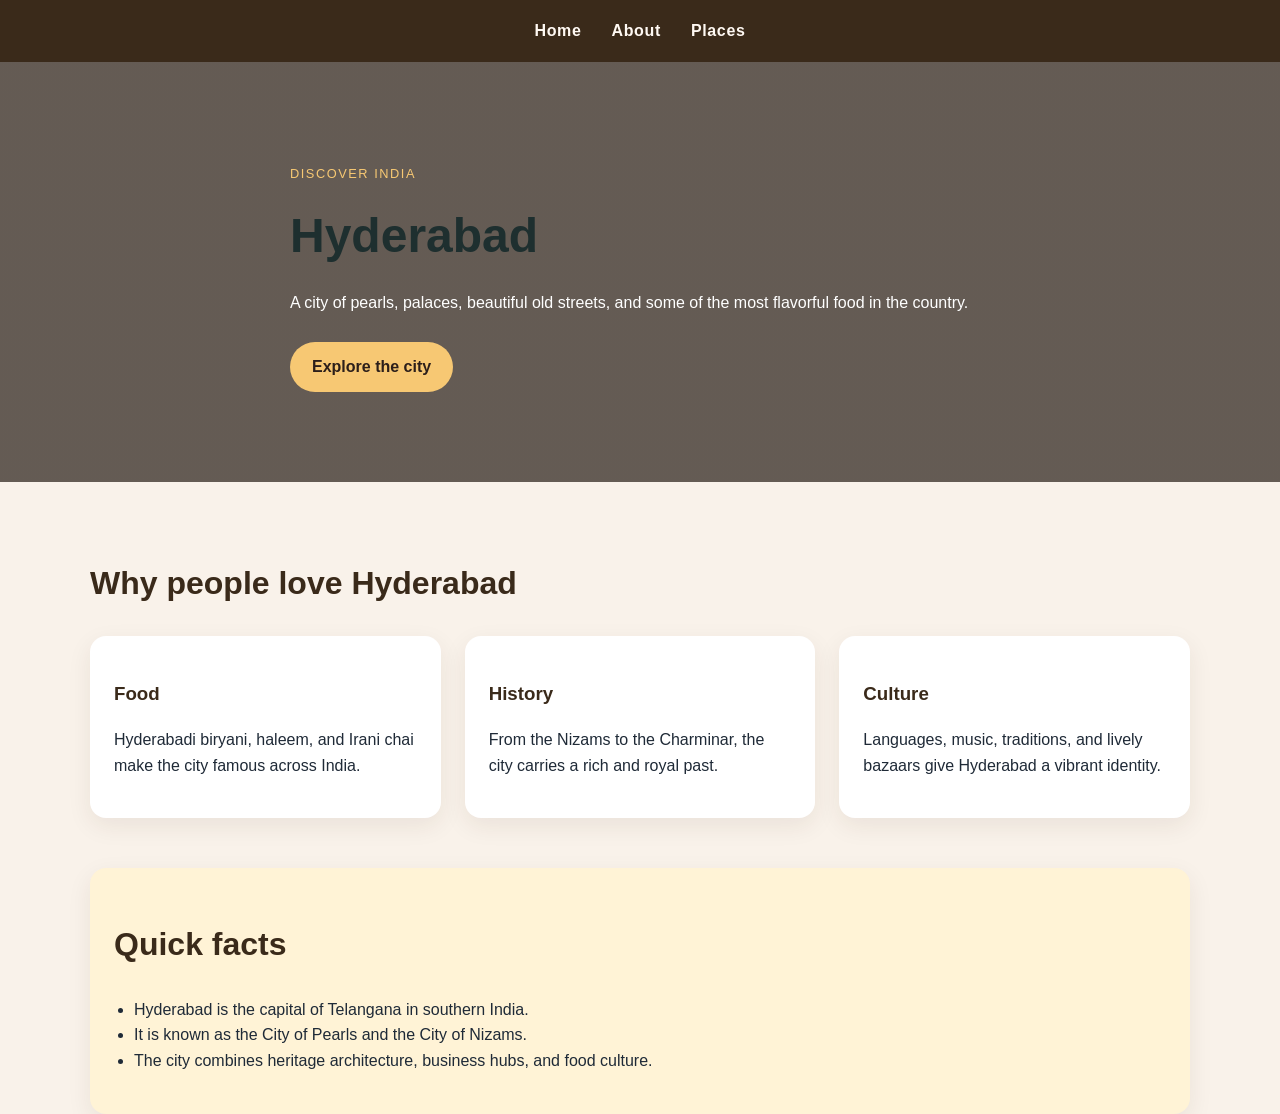
<file: index.html>
<!DOCTYPE html>
<html lang="en">
  <head>
    <meta charset="UTF-8" />
    <meta name="viewport" content="width=device-width, initial-scale=1.0" />
    <title>Hyderabad Heritage | Home</title>
    <link rel="stylesheet" href="style.css" />
  </head>
  <body>
    <nav class="navbar">
      <a href="index.html">Home</a>
      <a href="about.html">About</a>
      <a href="places.html">Places</a>
    </nav>

    <header class="hero">
      <div class="container hero-content">
        <div>
          <p class="eyebrow">Discover India</p>
          <h1>Hyderabad</h1>
          <p>
            A city of pearls, palaces, beautiful old streets, and some of the most flavorful food in the country.
          </p>
          <a class="button" href="places.html">Explore the city</a>
        </div>
      </div>
    </header>

    <main class="container">
      <section class="section">
        <h2>Why people love Hyderabad</h2>
        <div class="card-grid">
          <article class="card">
            <h3>Food</h3>
            <p>Hyderabadi biryani, haleem, and Irani chai make the city famous across India.</p>
          </article>
          <article class="card">
            <h3>History</h3>
            <p>From the Nizams to the Charminar, the city carries a rich and royal past.</p>
          </article>
          <article class="card">
            <h3>Culture</h3>
            <p>Languages, music, traditions, and lively bazaars give Hyderabad a vibrant identity.</p>
          </article>
        </div>
      </section>

      <section class="section highlight-box">
        <h2>Quick facts</h2>
        <ul>
          <li>Hyderabad is the capital of Telangana in southern India.</li>
          <li>It is known as the City of Pearls and the City of Nizams.</li>
          <li>The city combines heritage architecture, business hubs, and food culture.</li>
        </ul>
      </section>
    </main>
  </body>
</html>
</file>
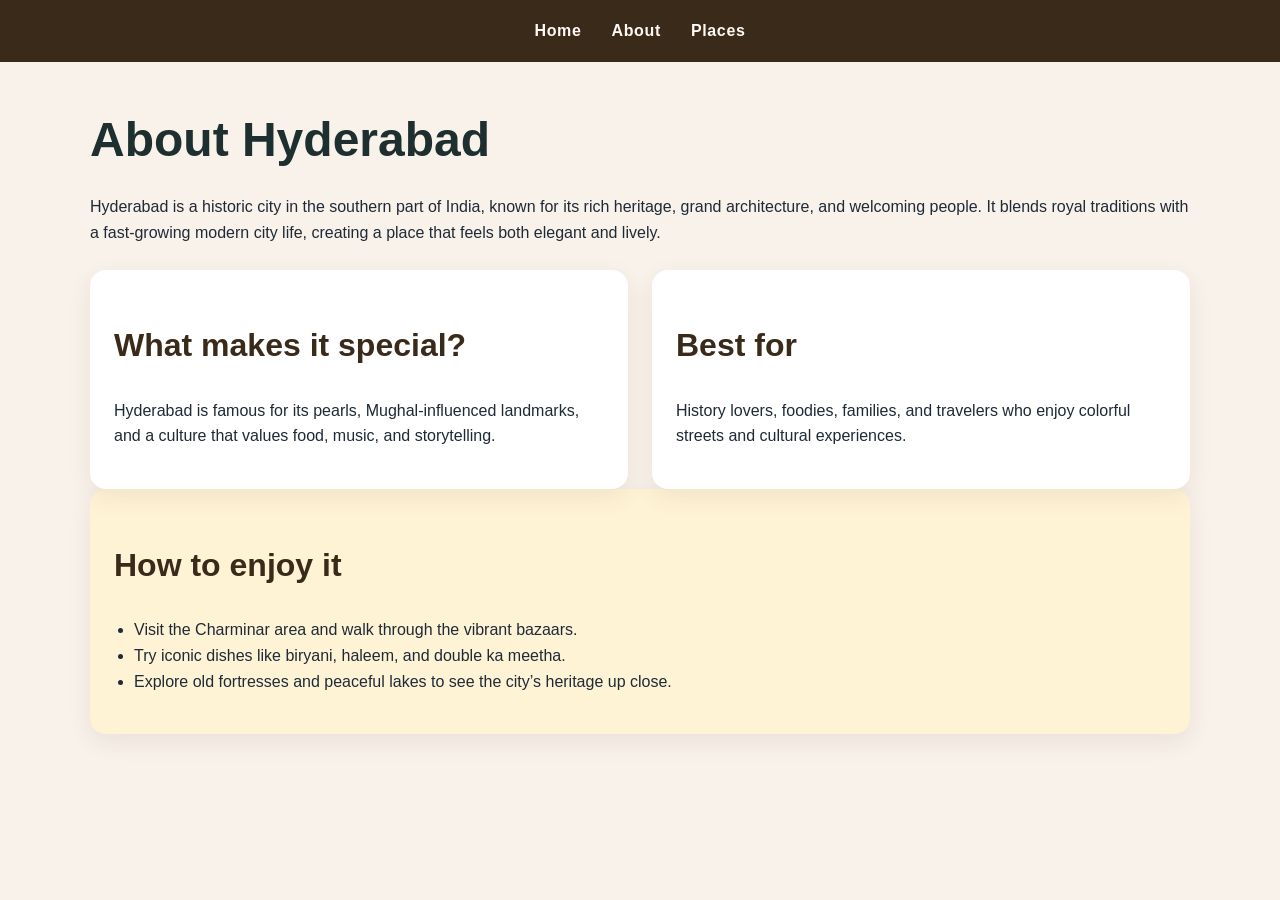
<file: about.html>
<!DOCTYPE html>
<html lang="en">
  <head>
    <meta charset="UTF-8" />
    <meta name="viewport" content="width=device-width, initial-scale=1.0" />
    <title>Hyderabad Heritage | About</title>
    <link rel="stylesheet" href="style.css" />
  </head>
  <body>
    <nav class="navbar">
      <a href="index.html">Home</a>
      <a href="about.html">About</a>
      <a href="places.html">Places</a>
    </nav>

    <main class="container page-content">
      <h1>About Hyderabad</h1>
      <p>
        Hyderabad is a historic city in the southern part of India, known for its rich heritage, grand architecture,
        and welcoming people. It blends royal traditions with a fast-growing modern city life, creating a place that feels both elegant and lively.
      </p>

      <div class="info-grid">
        <div class="info-card">
          <h2>What makes it special?</h2>
          <p>Hyderabad is famous for its pearls, Mughal-influenced landmarks, and a culture that values food, music, and storytelling.</p>
        </div>
        <div class="info-card">
          <h2>Best for</h2>
          <p>History lovers, foodies, families, and travelers who enjoy colorful streets and cultural experiences.</p>
        </div>
      </div>

      <section class="section highlight-box">
        <h2>How to enjoy it</h2>
        <ul>
          <li>Visit the Charminar area and walk through the vibrant bazaars.</li>
          <li>Try iconic dishes like biryani, haleem, and double ka meetha.</li>
          <li>Explore old fortresses and peaceful lakes to see the city’s heritage up close.</li>
        </ul>
      </section>
    </main>
  </body>
</html>
</file>
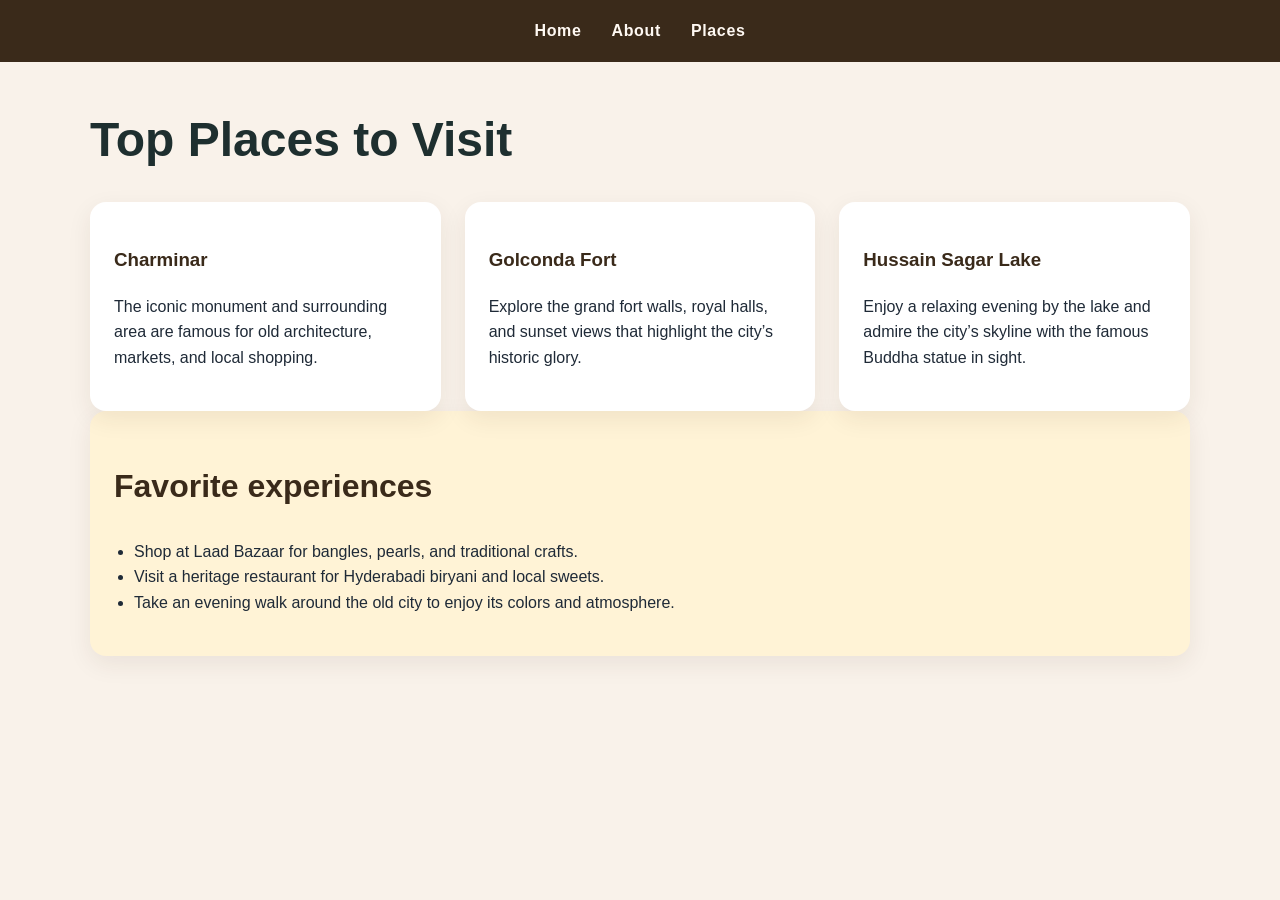
<file: places.html>
<!DOCTYPE html>
<html lang="en">
  <head>
    <meta charset="UTF-8" />
    <meta name="viewport" content="width=device-width, initial-scale=1.0" />
    <title>Hyderabad Heritage | Places</title>
    <link rel="stylesheet" href="style.css" />
  </head>
  <body>
    <nav class="navbar">
      <a href="index.html">Home</a>
      <a href="about.html">About</a>
      <a href="places.html">Places</a>
    </nav>

    <main class="container page-content">
      <h1>Top Places to Visit</h1>

      <div class="card-grid">
        <article class="card">
          <h3>Charminar</h3>
          <p>The iconic monument and surrounding area are famous for old architecture, markets, and local shopping.</p>
        </article>
        <article class="card">
          <h3>Golconda Fort</h3>
          <p>Explore the grand fort walls, royal halls, and sunset views that highlight the city’s historic glory.</p>
        </article>
        <article class="card">
          <h3>Hussain Sagar Lake</h3>
          <p>Enjoy a relaxing evening by the lake and admire the city’s skyline with the famous Buddha statue in sight.</p>
        </article>
      </div>

      <section class="section highlight-box">
        <h2>Favorite experiences</h2>
        <ul>
          <li>Shop at Laad Bazaar for bangles, pearls, and traditional crafts.</li>
          <li>Visit a heritage restaurant for Hyderabadi biryani and local sweets.</li>
          <li>Take an evening walk around the old city to enjoy its colors and atmosphere.</li>
        </ul>
      </section>
    </main>
  </body>
</html>
</file>
<file: style.css>
* {
  box-sizing: border-box;
}

body {
  margin: 0;
  font-family: Arial, sans-serif;
  background: #f9f2ea;
  color: #1f2a37;
  line-height: 1.6;
}

.container {
  width: min(1100px, 90%);
  margin: 0 auto;
}

.navbar {
  display: flex;
  justify-content: center;
  gap: 30px;
  background: #3a2a1a;
  padding: 18px 20px;
  position: sticky;
  top: 0;
  z-index: 10;
}

.navbar a {
  color: #fff9f3;
  text-decoration: none;
  font-weight: 700;
  letter-spacing: 0.04em;
}

.navbar a:hover {
  color: #f7c873;
}

.hero {
  background: linear-gradient(rgba(37, 27, 20, 0.7), rgba(37, 27, 20, 0.7));
  min-height: 420px;
  display: flex;
  align-items: center;
}

.hero-content {
  color: white;
  max-width: 700px;
  padding: 40px 0;
}

.eyebrow {
  text-transform: uppercase;
  letter-spacing: 0.12em;
  font-size: 0.8rem;
  color: #f7c873;
}

h1 {
  font-size: 3rem;
  margin: 0 0 12px;
  color: #1e2f2f;
}

h2 {
  font-size: 2rem;
  color: #3a2a1a;
}

h3 {
  color: #3a2a1a;
}

.button {
  display: inline-block;
  background: #f7c873;
  color: #2c1f1a;
  text-decoration: none;
  padding: 12px 22px;
  border-radius: 999px;
  font-weight: bold;
  margin-top: 10px;
}

.section {
  padding: 50px 0;
}

.card-grid,
.info-grid {
  display: grid;
  grid-template-columns: repeat(auto-fit, minmax(220px, 1fr));
  gap: 24px;
  margin-top: 24px;
}

.card,
.info-card,
.highlight-box {
  background: white;
  border-radius: 16px;
  padding: 24px;
  box-shadow: 0 8px 24px rgba(58, 42, 26, 0.08);
}

.highlight-box {
  background: #fff3d6;
}

.page-content {
  padding: 40px 0 60px;
}

ul {
  padding-left: 20px;
}

@media (max-width: 600px) {
  .navbar {
    flex-wrap: wrap;
    gap: 14px;
  }

  h1 {
    font-size: 2.2rem;
  }
}
</file>
